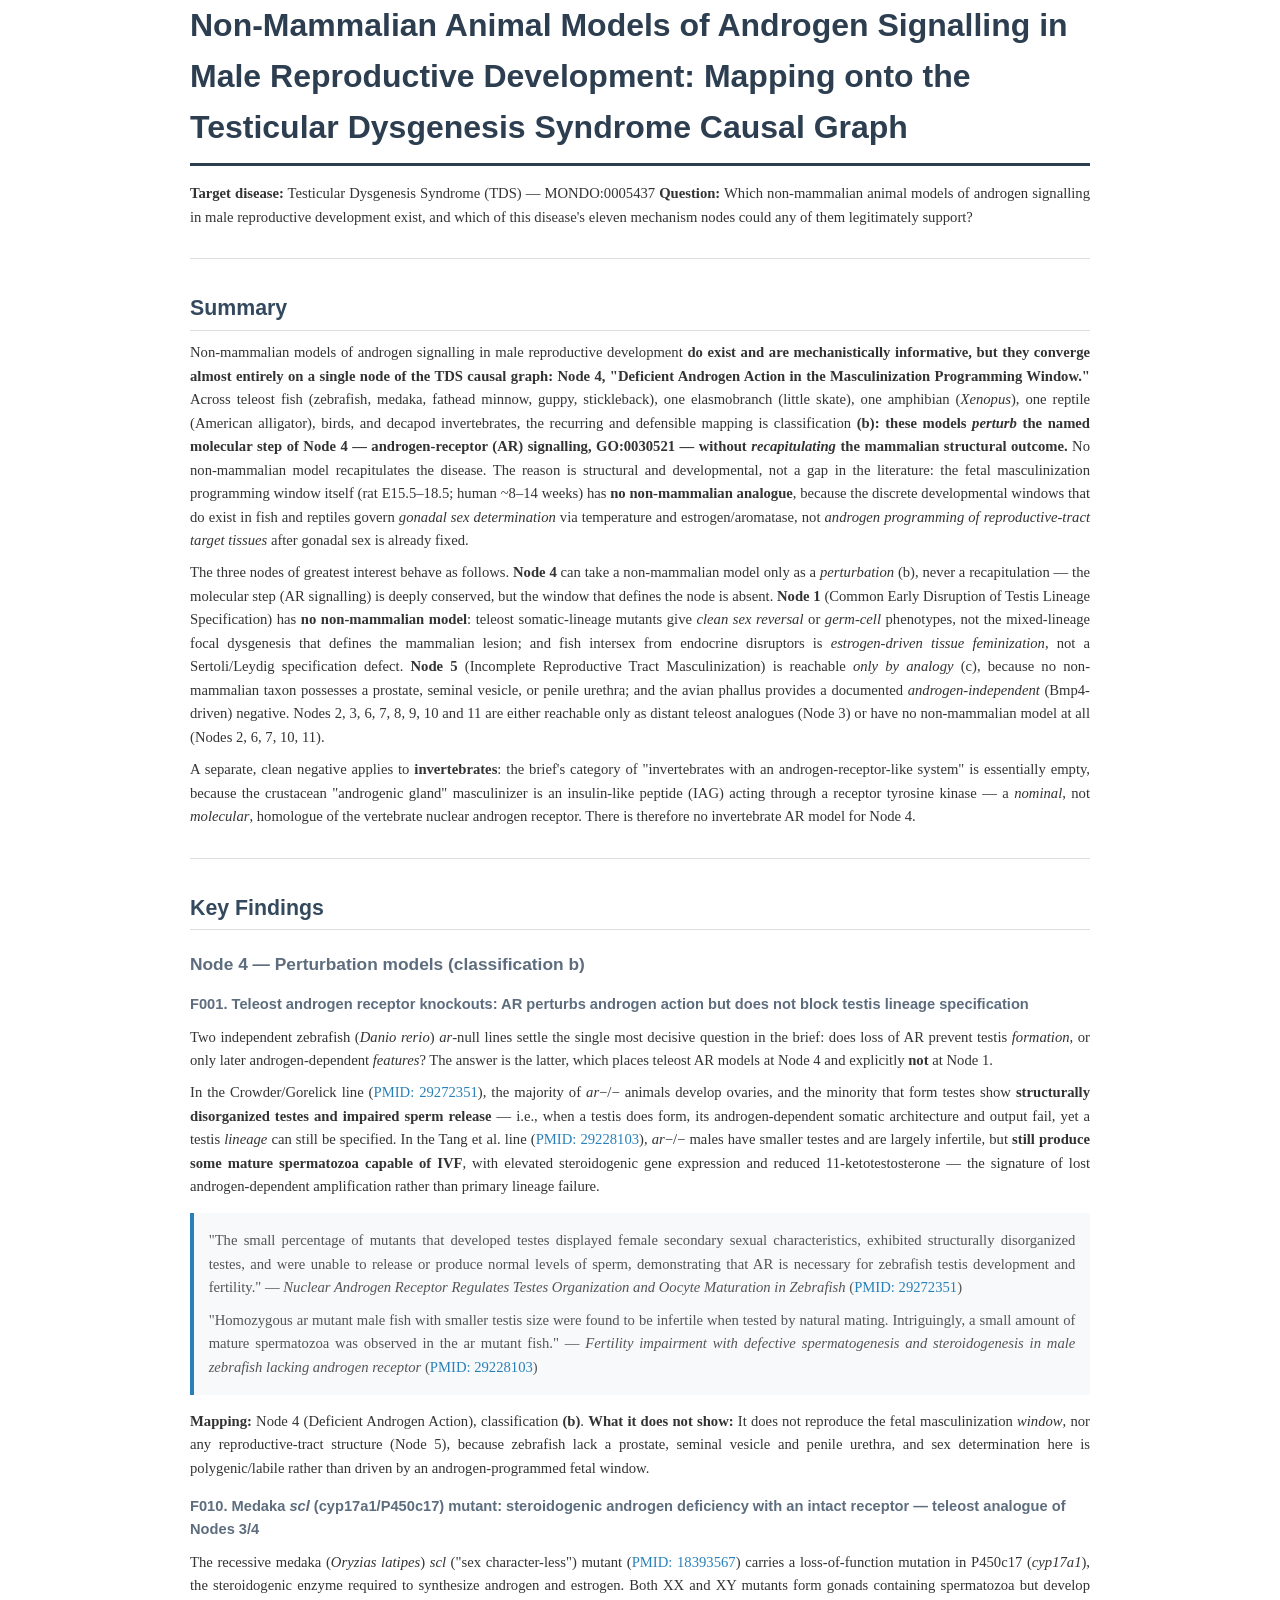
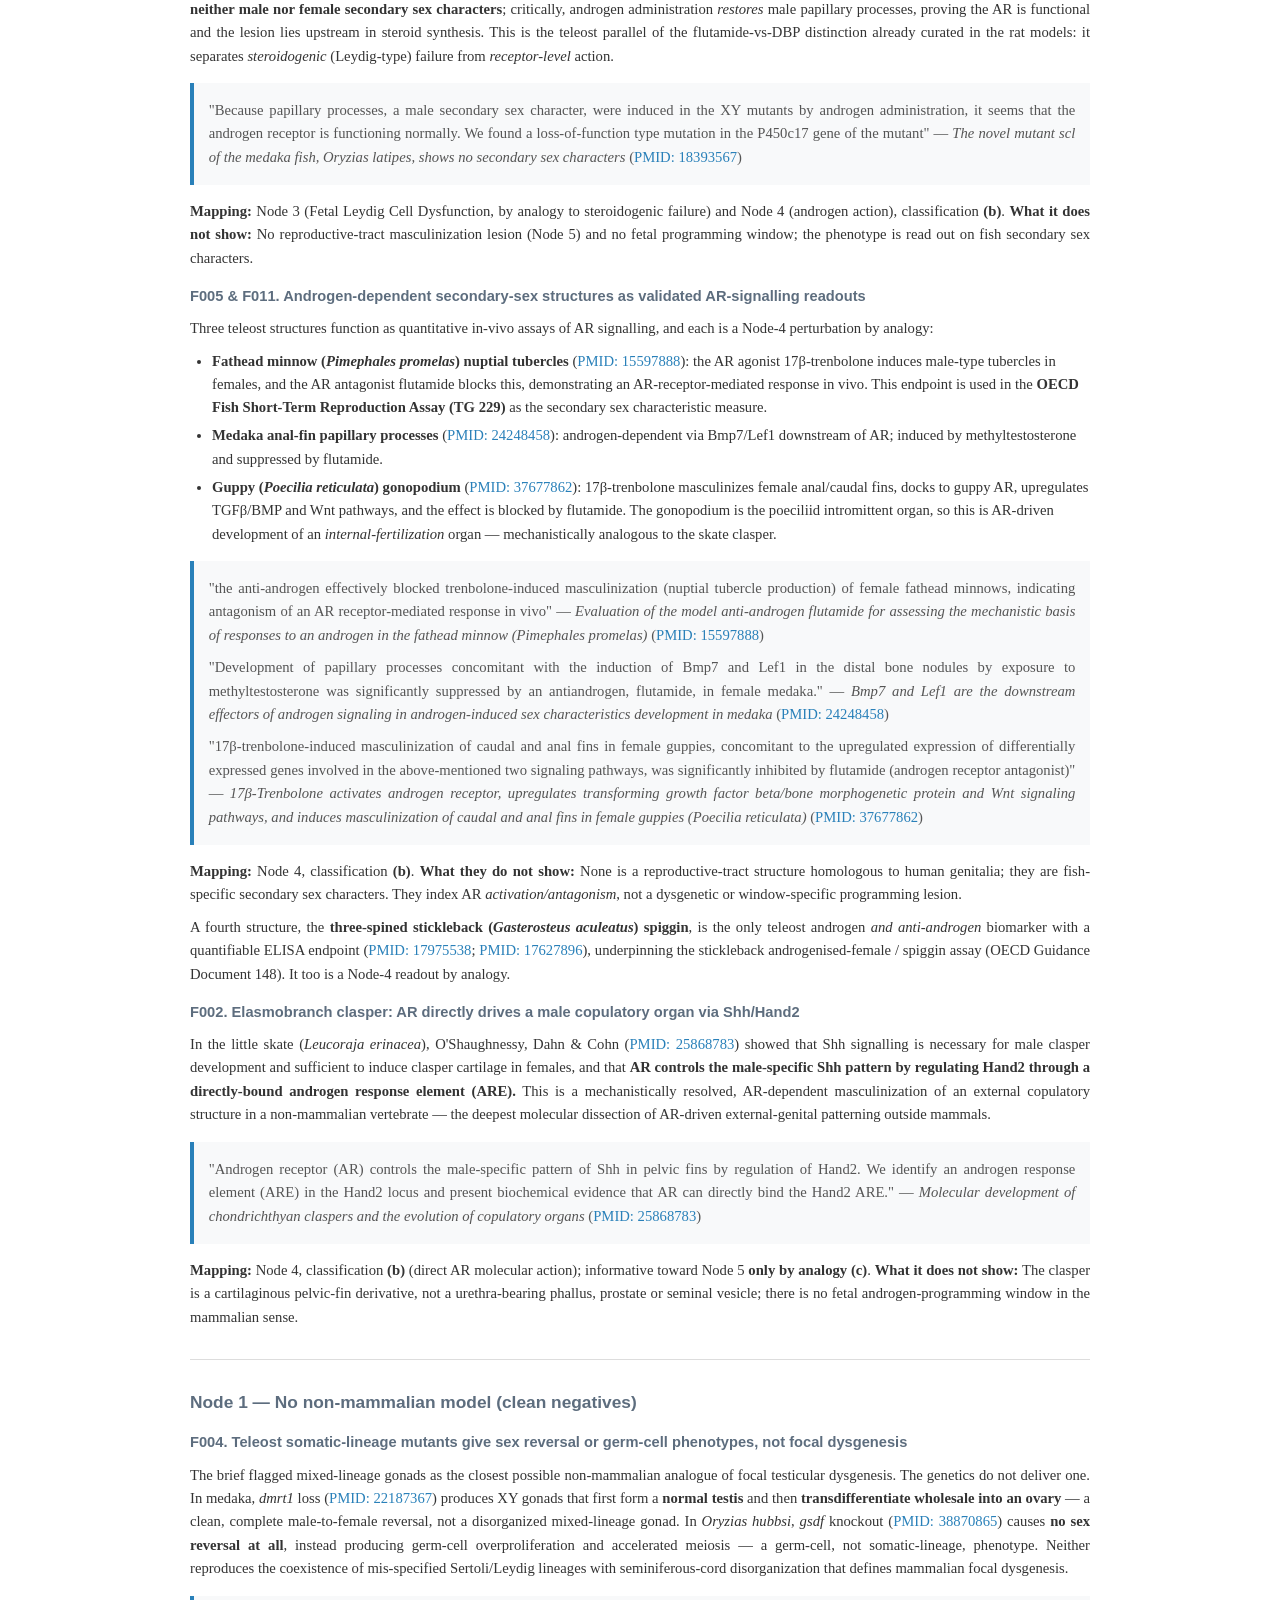
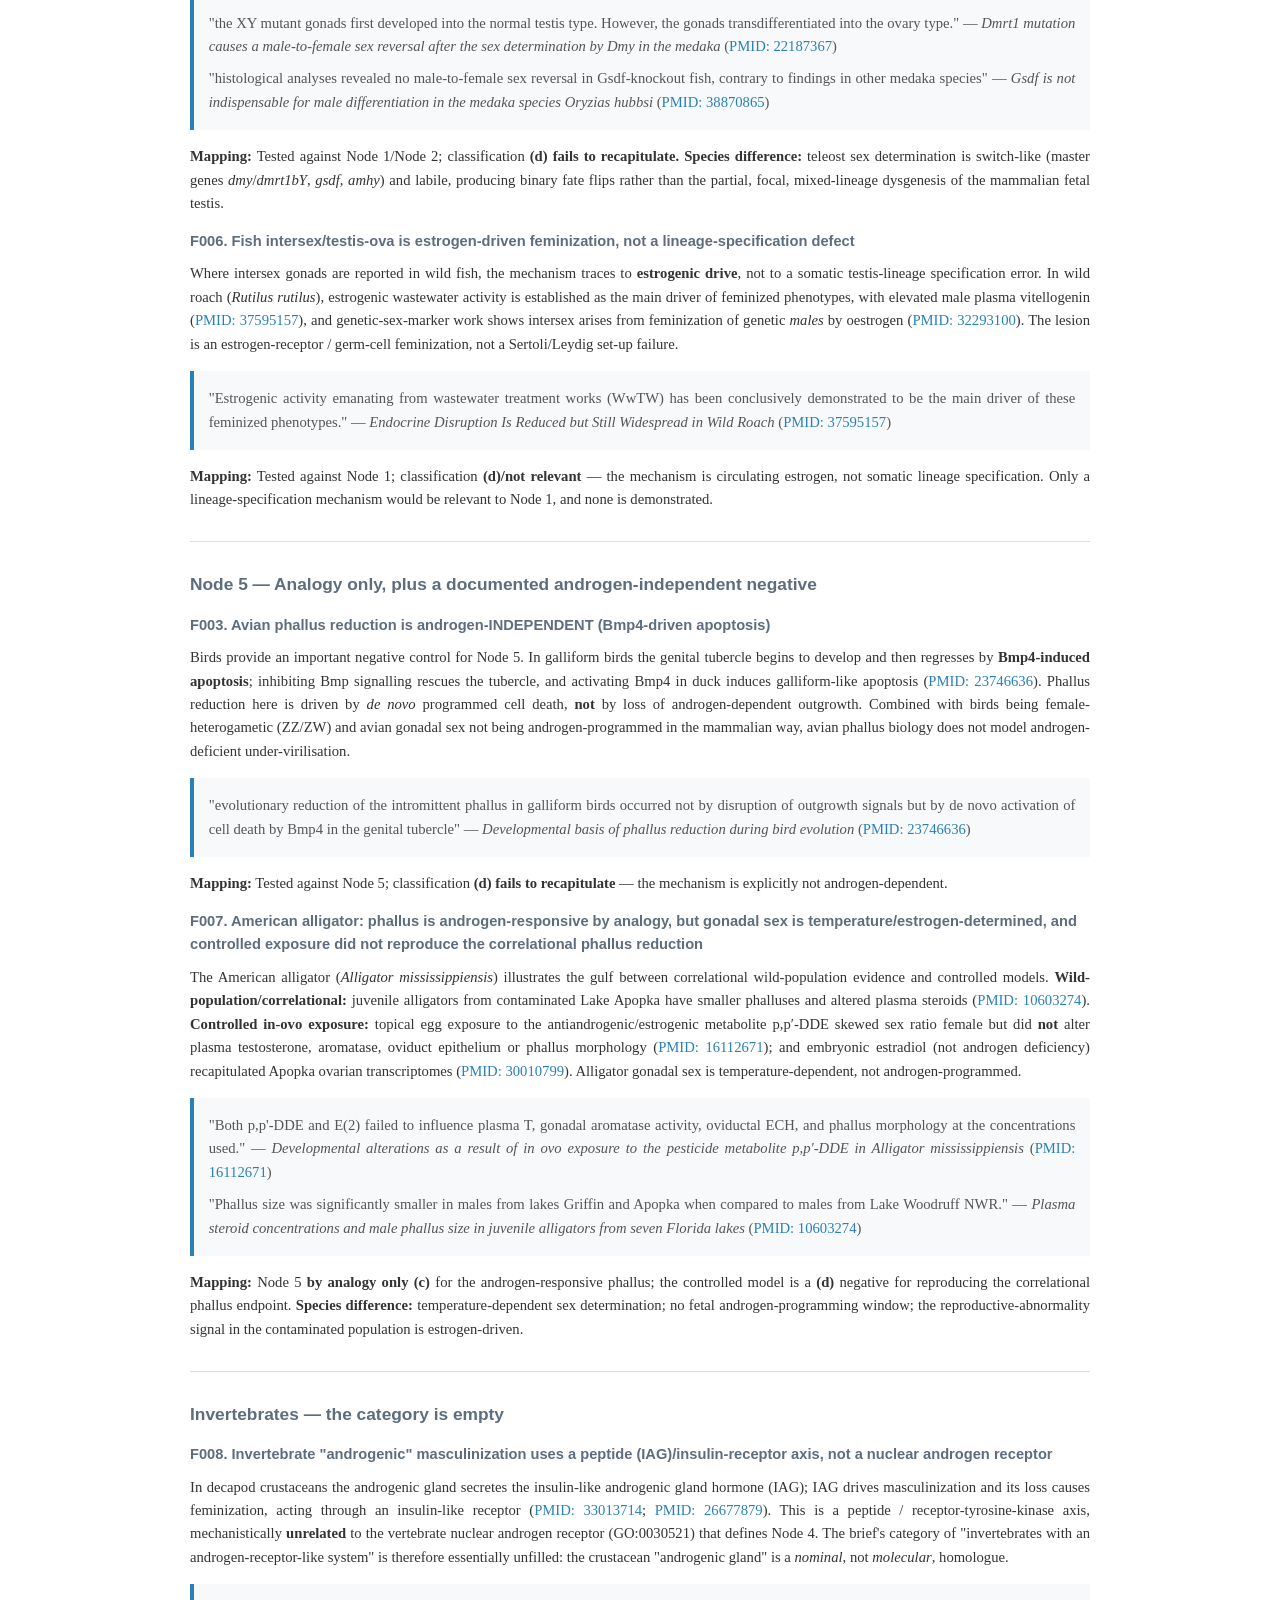
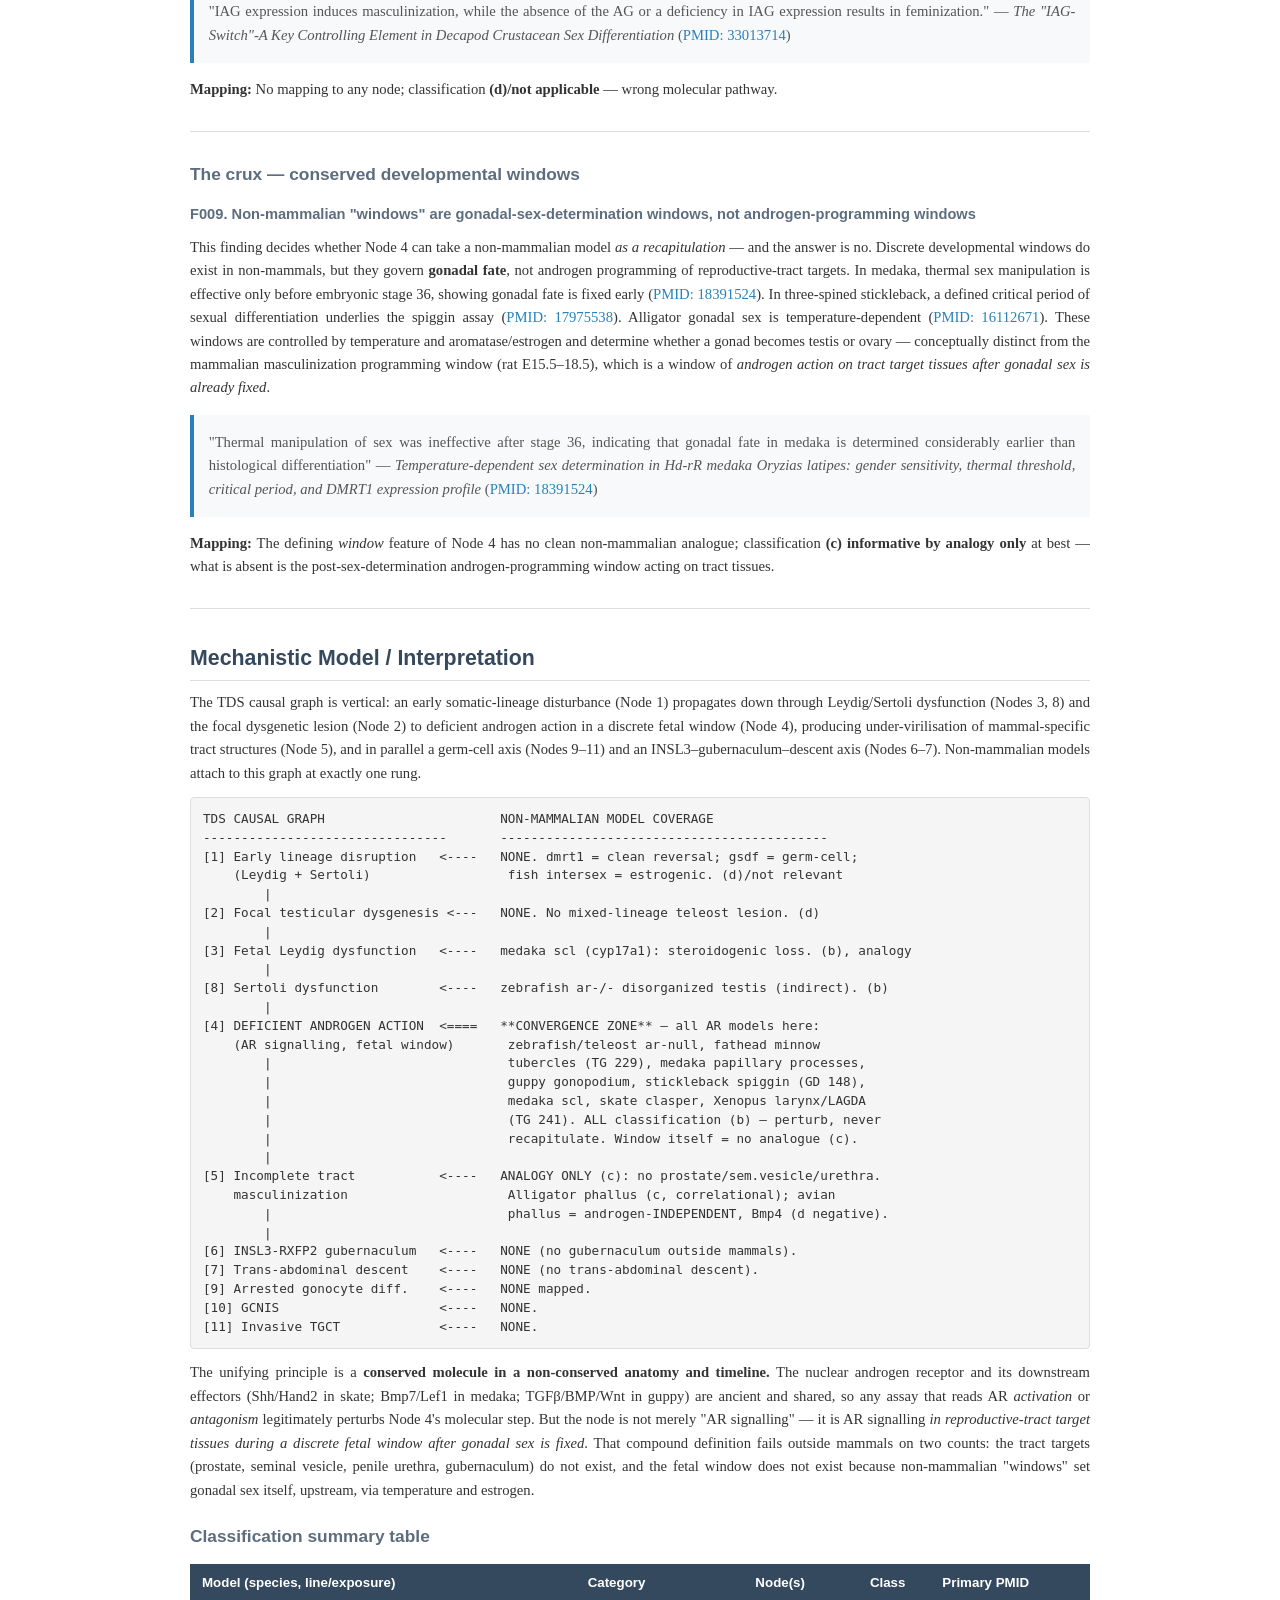
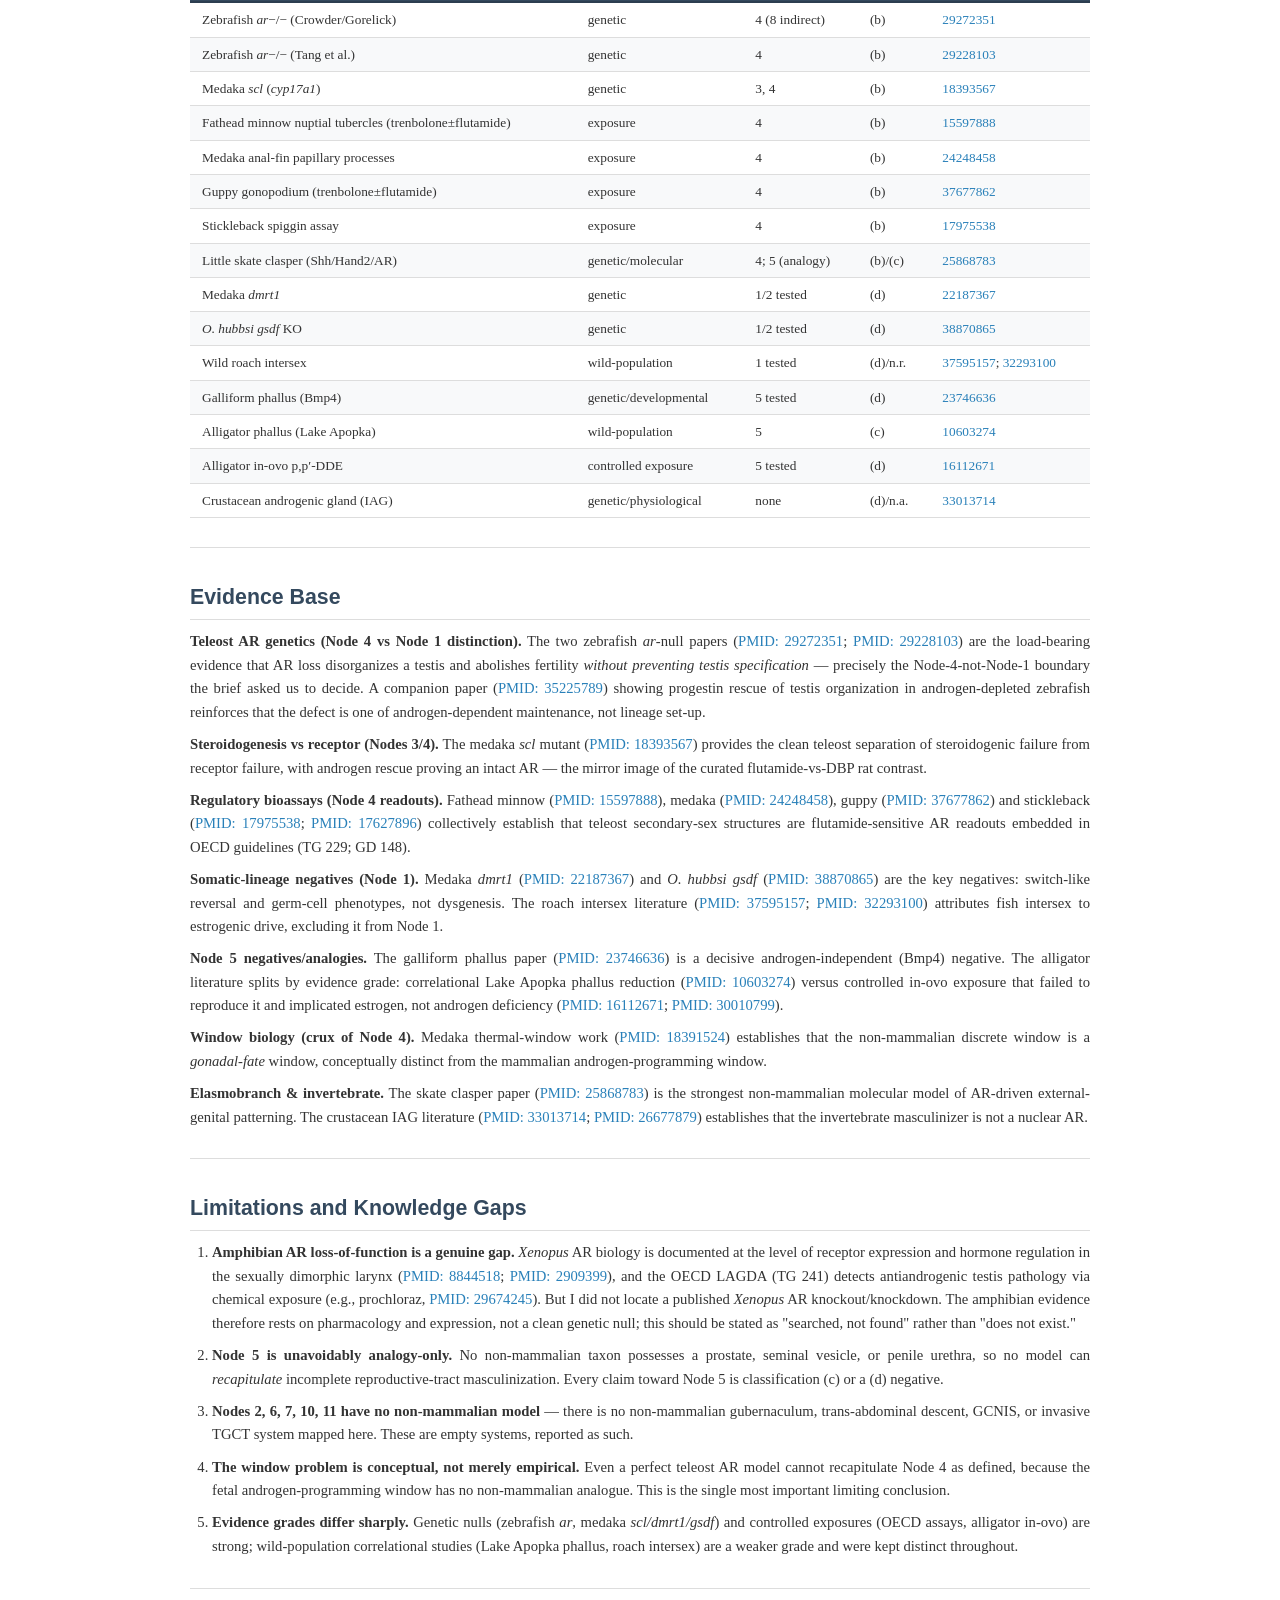
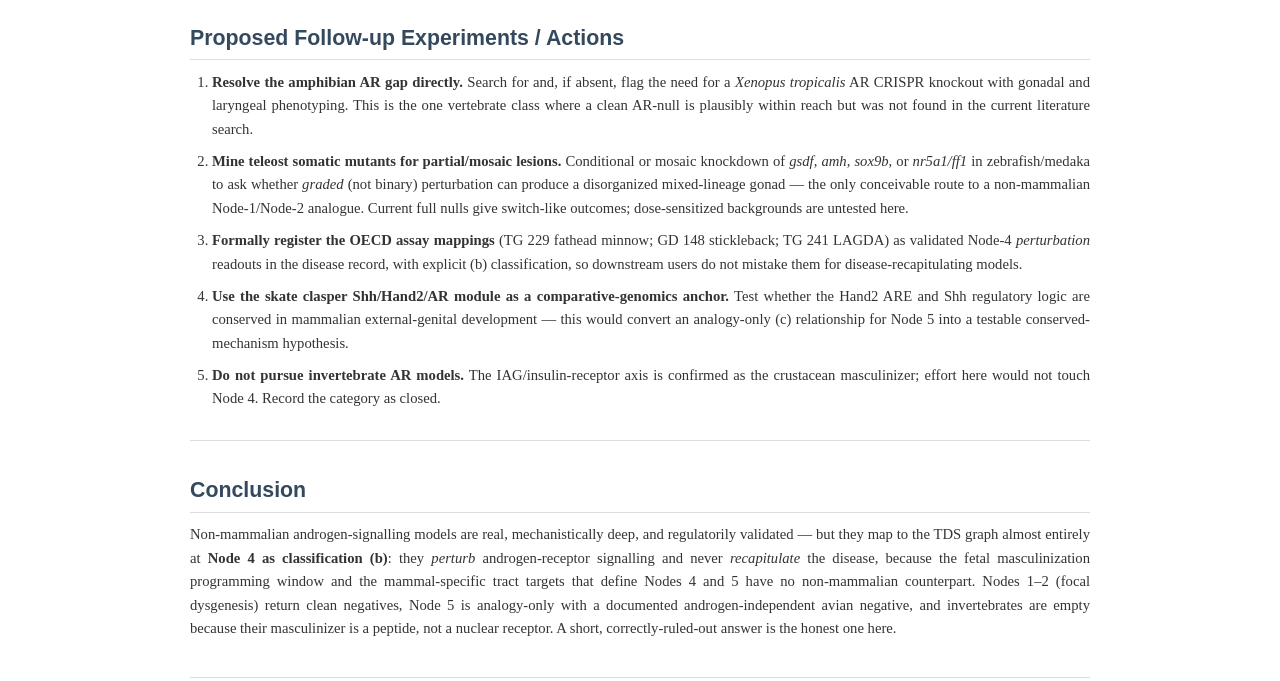
<file: research/Testicular_Dysgenesis_Syndrome-nonmammalian-androgen-models-deep-research-openscientist_artifacts/final_report.html>
<!DOCTYPE html>
<html lang="en">
<head>
  <meta charset="utf-8">
  <title>OpenScientist Report</title>
  <style>
/* OpenScientist Report — print-ready CSS */

/* Page setup */
@page {
  size: letter;
  margin: 2.5cm 2cm 2.5cm 2cm;

  @bottom-center {
    content: counter(page);
    font-family: "Helvetica Neue", Helvetica, Arial, sans-serif;
    font-size: 9pt;
    color: #999;
  }

  @top-right {
    content: "OpenScientist Report";
    font-family: "Helvetica Neue", Helvetica, Arial, sans-serif;
    font-size: 8pt;
    font-style: italic;
    color: #999;
  }
}

/* Title page: no headers/footers */
@page title {
  @top-right { content: none; }
  @bottom-center { content: none; }
}

/* Body */
body {
  font-family: Georgia, "Times New Roman", Times, serif;
  font-size: 11pt;
  line-height: 1.6;
  color: #333;
  max-width: 900px;
  margin: 0 auto;
  padding: 0;
}

.report {
  padding: 0;
}

/* Headings */
h1 {
  font-family: "Helvetica Neue", Helvetica, Arial, sans-serif;
  font-size: 24pt;
  font-weight: 700;
  color: #2c3e50;
  margin-top: 0;
  margin-bottom: 0.5em;
  page: title;
  border-bottom: 3px solid #2c3e50;
  padding-bottom: 0.3em;
}

h2 {
  font-family: "Helvetica Neue", Helvetica, Arial, sans-serif;
  font-size: 16pt;
  font-weight: 600;
  color: #34495e;
  margin-top: 1.5em;
  margin-bottom: 0.5em;
  border-bottom: 1px solid #ddd;
  padding-bottom: 0.2em;
  page-break-after: avoid;
}

h3 {
  font-family: "Helvetica Neue", Helvetica, Arial, sans-serif;
  font-size: 13pt;
  font-weight: 600;
  color: #5d6d7e;
  margin-top: 1.2em;
  margin-bottom: 0.4em;
  page-break-after: avoid;
}

h4 {
  font-family: "Helvetica Neue", Helvetica, Arial, sans-serif;
  font-size: 11pt;
  font-weight: 600;
  color: #5d6d7e;
  margin-top: 1em;
  margin-bottom: 0.3em;
}

/* Paragraphs */
p {
  margin: 0.6em 0;
  text-align: justify;
  orphans: 3;
  widows: 3;
}

/* Links */
a {
  color: #2980b9;
  text-decoration: none;
}

a:hover {
  text-decoration: underline;
}

/* Bold and italic */
strong {
  font-weight: 700;
}

em {
  font-style: italic;
}

/* Lists */
ul, ol {
  margin: 0.5em 0;
  padding-left: 1.5em;
}

li {
  margin-bottom: 0.3em;
}

/* Figures — auto-numbered */
figure {
  margin: 1.5em auto;
  text-align: center;
  page-break-inside: avoid;
  max-width: 100%;
  counter-increment: figure;
}

figure img {
  max-width: 100%;
  height: auto;
  border: 1px solid #ddd;
  border-radius: 4px;
  box-shadow: 0 1px 4px rgba(0, 0, 0, 0.1);
}

figcaption {
  font-family: "Helvetica Neue", Helvetica, Arial, sans-serif;
  font-size: 9.5pt;
  color: #555;
  margin-top: 0.5em;
  font-style: italic;
  text-align: center;
}

figcaption::before {
  content: "Figure " counter(figure) ". ";
  font-weight: 600;
  font-style: normal;
}

/* Tables */
table {
  width: 100%;
  border-collapse: collapse;
  margin: 1em 0;
  font-size: 10pt;
  page-break-inside: avoid;
}

thead th {
  background-color: #34495e;
  color: white;
  font-family: "Helvetica Neue", Helvetica, Arial, sans-serif;
  font-weight: 600;
  padding: 8px 12px;
  text-align: left;
  border-bottom: 2px solid #2c3e50;
}

tbody td {
  padding: 6px 12px;
  border-bottom: 1px solid #ddd;
}

tbody tr:nth-child(even) {
  background-color: #f8f9fa;
}

tbody tr:hover {
  background-color: #eef2f7;
}

/* Code */
code {
  font-family: "DejaVu Sans Mono", "Courier New", monospace;
  font-size: 9.5pt;
  background-color: #f5f5f5;
  padding: 1px 4px;
  border-radius: 3px;
  border: 1px solid #e0e0e0;
}

pre {
  background-color: #f5f5f5;
  border: 1px solid #ddd;
  border-radius: 4px;
  padding: 12px;
  overflow-x: auto;
  font-size: 9pt;
  line-height: 1.4;
  page-break-inside: avoid;
}

pre code {
  background: none;
  border: none;
  padding: 0;
}

/* Blockquotes */
blockquote {
  border-left: 4px solid #2980b9;
  margin: 1em 0;
  padding: 0.5em 1em;
  color: #555;
  background-color: #f8f9fa;
}

/* Horizontal rules */
hr {
  border: none;
  border-top: 1px solid #ddd;
  margin: 2em 0;
}

/* PubMed badges */
.pubmed-badge {
  display: inline-flex;
  align-items: center;
  padding: 1px 6px 1px 4px;
  margin: 0 2px;
  background-color: #e8f4f8;
  border: 1px solid #326599;
  border-radius: 4px;
  text-decoration: none;
  color: #326599;
  font-size: 0.85em;
  font-weight: 500;
  white-space: nowrap;
}

.pubmed-icon {
  width: 14px;
  height: 14px;
  vertical-align: middle;
  margin-right: 3px;
}

/* Attribution footer */
.attribution {
  margin-top: 3em;
  padding-top: 1em;
  border-top: 1px solid #ddd;
  text-align: center;
  font-family: "Helvetica Neue", Helvetica, Arial, sans-serif;
  font-size: 9pt;
  font-style: italic;
  color: #95a5a6;
}

  </style>
</head>
<body>
  <article class="report">
<h1 id="non-mammalian-animal-models-of-androgen-signalling-in-male-reproductive-development-mapping-onto-the-testicular-dysgenesis-syndrome-causal-graph">Non-Mammalian Animal Models of Androgen Signalling in Male Reproductive Development: Mapping onto the Testicular Dysgenesis Syndrome Causal Graph</h1>
<p><strong>Target disease:</strong> Testicular Dysgenesis Syndrome (TDS) — MONDO:0005437
<strong>Question:</strong> Which non-mammalian animal models of androgen signalling in male reproductive development exist, and which of this disease's eleven mechanism nodes could any of them legitimately support?</p>
<hr />
<h2 id="summary">Summary</h2>
<p>Non-mammalian models of androgen signalling in male reproductive development <strong>do exist and are mechanistically informative, but they converge almost entirely on a single node of the TDS causal graph: Node 4, "Deficient Androgen Action in the Masculinization Programming Window."</strong> Across teleost fish (zebrafish, medaka, fathead minnow, guppy, stickleback), one elasmobranch (little skate), one amphibian (<em>Xenopus</em>), one reptile (American alligator), birds, and decapod invertebrates, the recurring and defensible mapping is classification <strong>(b): these models <em>perturb</em> the named molecular step of Node 4 — androgen-receptor (AR) signalling, GO:0030521 — without <em>recapitulating</em> the mammalian structural outcome.</strong> No non-mammalian model recapitulates the disease. The reason is structural and developmental, not a gap in the literature: the fetal masculinization programming window itself (rat E15.5–18.5; human ~8–14 weeks) has <strong>no non-mammalian analogue</strong>, because the discrete developmental windows that do exist in fish and reptiles govern <em>gonadal sex determination</em> via temperature and estrogen/aromatase, not <em>androgen programming of reproductive-tract target tissues</em> after gonadal sex is already fixed.</p>
<p>The three nodes of greatest interest behave as follows. <strong>Node 4</strong> can take a non-mammalian model only as a <em>perturbation</em> (b), never a recapitulation — the molecular step (AR signalling) is deeply conserved, but the window that defines the node is absent. <strong>Node 1</strong> (Common Early Disruption of Testis Lineage Specification) has <strong>no non-mammalian model</strong>: teleost somatic-lineage mutants give <em>clean sex reversal</em> or <em>germ-cell</em> phenotypes, not the mixed-lineage focal dysgenesis that defines the mammalian lesion; and fish intersex from endocrine disruptors is <em>estrogen-driven tissue feminization</em>, not a Sertoli/Leydig specification defect. <strong>Node 5</strong> (Incomplete Reproductive Tract Masculinization) is reachable <em>only by analogy</em> (c), because no non-mammalian taxon possesses a prostate, seminal vesicle, or penile urethra; and the avian phallus provides a documented <em>androgen-independent</em> (Bmp4-driven) negative. Nodes 2, 3, 6, 7, 8, 9, 10 and 11 are either reachable only as distant teleost analogues (Node 3) or have no non-mammalian model at all (Nodes 2, 6, 7, 10, 11).</p>
<p>A separate, clean negative applies to <strong>invertebrates</strong>: the brief's category of "invertebrates with an androgen-receptor-like system" is essentially empty, because the crustacean "androgenic gland" masculinizer is an insulin-like peptide (IAG) acting through a receptor tyrosine kinase — a <em>nominal</em>, not <em>molecular</em>, homologue of the vertebrate nuclear androgen receptor. There is therefore no invertebrate AR model for Node 4.</p>
<hr />
<h2 id="key-findings">Key Findings</h2>
<h3 id="node-4-perturbation-models-classification-b">Node 4 — Perturbation models (classification b)</h3>
<h4 id="f001-teleost-androgen-receptor-knockouts-ar-perturbs-androgen-action-but-does-not-block-testis-lineage-specification">F001. Teleost androgen receptor knockouts: AR perturbs androgen action but does not block testis lineage specification</h4>
<p>Two independent zebrafish (<em>Danio rerio</em>) <em>ar</em>-null lines settle the single most decisive question in the brief: does loss of AR prevent testis <em>formation</em>, or only later androgen-dependent <em>features</em>? The answer is the latter, which places teleost AR models at Node 4 and explicitly <strong>not</strong> at Node 1.</p>
<p>In the Crowder/Gorelick line (<a href="https://pubmed.ncbi.nlm.nih.gov/29272351/">PMID: 29272351</a>), the majority of <em>ar</em>−/− animals develop ovaries, and the minority that form testes show <strong>structurally disorganized testes and impaired sperm release</strong> — i.e., when a testis does form, its androgen-dependent somatic architecture and output fail, yet a testis <em>lineage</em> can still be specified. In the Tang et al. line (<a href="https://pubmed.ncbi.nlm.nih.gov/29228103/">PMID: 29228103</a>), <em>ar</em>−/− males have smaller testes and are largely infertile, but <strong>still produce some mature spermatozoa capable of IVF</strong>, with elevated steroidogenic gene expression and reduced 11-ketotestosterone — the signature of lost androgen-dependent amplification rather than primary lineage failure.</p>
<blockquote>
<p>"The small percentage of mutants that developed testes displayed female secondary sexual characteristics, exhibited structurally disorganized testes, and were unable to release or produce normal levels of sperm, demonstrating that AR is necessary for zebrafish testis development and fertility." — <em>Nuclear Androgen Receptor Regulates Testes Organization and Oocyte Maturation in Zebrafish</em> (<a href="https://pubmed.ncbi.nlm.nih.gov/29272351/">PMID: 29272351</a>)</p>
<p>"Homozygous ar mutant male fish with smaller testis size were found to be infertile when tested by natural mating. Intriguingly, a small amount of mature spermatozoa was observed in the ar mutant fish." — <em>Fertility impairment with defective spermatogenesis and steroidogenesis in male zebrafish lacking androgen receptor</em> (<a href="https://pubmed.ncbi.nlm.nih.gov/29228103/">PMID: 29228103</a>)</p>
</blockquote>
<p><strong>Mapping:</strong> Node 4 (Deficient Androgen Action), classification <strong>(b)</strong>. <strong>What it does not show:</strong> It does not reproduce the fetal masculinization <em>window</em>, nor any reproductive-tract structure (Node 5), because zebrafish lack a prostate, seminal vesicle and penile urethra, and sex determination here is polygenic/labile rather than driven by an androgen-programmed fetal window.</p>
<h4 id="f010-medaka-scl-cyp17a1p450c17-mutant-steroidogenic-androgen-deficiency-with-an-intact-receptor-teleost-analogue-of-nodes-34">F010. Medaka <em>scl</em> (cyp17a1/P450c17) mutant: steroidogenic androgen deficiency with an intact receptor — teleost analogue of Nodes 3/4</h4>
<p>The recessive medaka (<em>Oryzias latipes</em>) <em>scl</em> ("sex character-less") mutant (<a href="https://pubmed.ncbi.nlm.nih.gov/18393567/">PMID: 18393567</a>) carries a loss-of-function mutation in P450c17 (<em>cyp17a1</em>), the steroidogenic enzyme required to synthesize androgen and estrogen. Both XX and XY mutants form gonads containing spermatozoa but develop <strong>neither male nor female secondary sex characters</strong>; critically, androgen administration <em>restores</em> male papillary processes, proving the AR is functional and the lesion lies upstream in steroid synthesis. This is the teleost parallel of the flutamide-vs-DBP distinction already curated in the rat models: it separates <em>steroidogenic</em> (Leydig-type) failure from <em>receptor-level</em> action.</p>
<blockquote>
<p>"Because papillary processes, a male secondary sex character, were induced in the XY mutants by androgen administration, it seems that the androgen receptor is functioning normally. We found a loss-of-function type mutation in the P450c17 gene of the mutant" — <em>The novel mutant scl of the medaka fish, Oryzias latipes, shows no secondary sex characters</em> (<a href="https://pubmed.ncbi.nlm.nih.gov/18393567/">PMID: 18393567</a>)</p>
</blockquote>
<p><strong>Mapping:</strong> Node 3 (Fetal Leydig Cell Dysfunction, by analogy to steroidogenic failure) and Node 4 (androgen action), classification <strong>(b)</strong>. <strong>What it does not show:</strong> No reproductive-tract masculinization lesion (Node 5) and no fetal programming window; the phenotype is read out on fish secondary sex characters.</p>
<h4 id="f005-f011-androgen-dependent-secondary-sex-structures-as-validated-ar-signalling-readouts">F005 &amp; F011. Androgen-dependent secondary-sex structures as validated AR-signalling readouts</h4>
<p>Three teleost structures function as quantitative in-vivo assays of AR signalling, and each is a Node-4 perturbation by analogy:</p>
<ul>
<li><strong>Fathead minnow (<em>Pimephales promelas</em>) nuptial tubercles</strong> (<a href="https://pubmed.ncbi.nlm.nih.gov/15597888/">PMID: 15597888</a>): the AR agonist 17β-trenbolone induces male-type tubercles in females, and the AR antagonist flutamide blocks this, demonstrating an AR-receptor-mediated response in vivo. This endpoint is used in the <strong>OECD Fish Short-Term Reproduction Assay (TG 229)</strong> as the secondary sex characteristic measure.</li>
<li><strong>Medaka anal-fin papillary processes</strong> (<a href="https://pubmed.ncbi.nlm.nih.gov/24248458/">PMID: 24248458</a>): androgen-dependent via Bmp7/Lef1 downstream of AR; induced by methyltestosterone and suppressed by flutamide.</li>
<li><strong>Guppy (<em>Poecilia reticulata</em>) gonopodium</strong> (<a href="https://pubmed.ncbi.nlm.nih.gov/37677862/">PMID: 37677862</a>): 17β-trenbolone masculinizes female anal/caudal fins, docks to guppy AR, upregulates TGFβ/BMP and Wnt pathways, and the effect is blocked by flutamide. The gonopodium is the poeciliid intromittent organ, so this is AR-driven development of an <em>internal-fertilization</em> organ — mechanistically analogous to the skate clasper.</li>
</ul>
<blockquote>
<p>"the anti-androgen effectively blocked trenbolone-induced masculinization (nuptial tubercle production) of female fathead minnows, indicating antagonism of an AR receptor-mediated response in vivo" — <em>Evaluation of the model anti-androgen flutamide for assessing the mechanistic basis of responses to an androgen in the fathead minnow (Pimephales promelas)</em> (<a href="https://pubmed.ncbi.nlm.nih.gov/15597888/">PMID: 15597888</a>)</p>
<p>"Development of papillary processes concomitant with the induction of Bmp7 and Lef1 in the distal bone nodules by exposure to methyltestosterone was significantly suppressed by an antiandrogen, flutamide, in female medaka." — <em>Bmp7 and Lef1 are the downstream effectors of androgen signaling in androgen-induced sex characteristics development in medaka</em> (<a href="https://pubmed.ncbi.nlm.nih.gov/24248458/">PMID: 24248458</a>)</p>
<p>"17β-trenbolone-induced masculinization of caudal and anal fins in female guppies, concomitant to the upregulated expression of differentially expressed genes involved in the above-mentioned two signaling pathways, was significantly inhibited by flutamide (androgen receptor antagonist)" — <em>17β-Trenbolone activates androgen receptor, upregulates transforming growth factor beta/bone morphogenetic protein and Wnt signaling pathways, and induces masculinization of caudal and anal fins in female guppies (Poecilia reticulata)</em> (<a href="https://pubmed.ncbi.nlm.nih.gov/37677862/">PMID: 37677862</a>)</p>
</blockquote>
<p><strong>Mapping:</strong> Node 4, classification <strong>(b)</strong>. <strong>What they do not show:</strong> None is a reproductive-tract structure homologous to human genitalia; they are fish-specific secondary sex characters. They index AR <em>activation/antagonism</em>, not a dysgenetic or window-specific programming lesion.</p>
<p>A fourth structure, the <strong>three-spined stickleback (<em>Gasterosteus aculeatus</em>) spiggin</strong>, is the only teleost androgen <em>and anti-androgen</em> biomarker with a quantifiable ELISA endpoint (<a href="https://pubmed.ncbi.nlm.nih.gov/17975538/">PMID: 17975538</a>; <a href="https://pubmed.ncbi.nlm.nih.gov/17627896/">PMID: 17627896</a>), underpinning the stickleback androgenised-female / spiggin assay (OECD Guidance Document 148). It too is a Node-4 readout by analogy.</p>
<h4 id="f002-elasmobranch-clasper-ar-directly-drives-a-male-copulatory-organ-via-shhhand2">F002. Elasmobranch clasper: AR directly drives a male copulatory organ via Shh/Hand2</h4>
<p>In the little skate (<em>Leucoraja erinacea</em>), O'Shaughnessy, Dahn &amp; Cohn (<a href="https://pubmed.ncbi.nlm.nih.gov/25868783/">PMID: 25868783</a>) showed that Shh signalling is necessary for male clasper development and sufficient to induce clasper cartilage in females, and that <strong>AR controls the male-specific Shh pattern by regulating Hand2 through a directly-bound androgen response element (ARE).</strong> This is a mechanistically resolved, AR-dependent masculinization of an external copulatory structure in a non-mammalian vertebrate — the deepest molecular dissection of AR-driven external-genital patterning outside mammals.</p>
<blockquote>
<p>"Androgen receptor (AR) controls the male-specific pattern of Shh in pelvic fins by regulation of Hand2. We identify an androgen response element (ARE) in the Hand2 locus and present biochemical evidence that AR can directly bind the Hand2 ARE." — <em>Molecular development of chondrichthyan claspers and the evolution of copulatory organs</em> (<a href="https://pubmed.ncbi.nlm.nih.gov/25868783/">PMID: 25868783</a>)</p>
</blockquote>
<p><strong>Mapping:</strong> Node 4, classification <strong>(b)</strong> (direct AR molecular action); informative toward Node 5 <strong>only by analogy (c)</strong>. <strong>What it does not show:</strong> The clasper is a cartilaginous pelvic-fin derivative, not a urethra-bearing phallus, prostate or seminal vesicle; there is no fetal androgen-programming window in the mammalian sense.</p>
<hr />
<h3 id="node-1-no-non-mammalian-model-clean-negatives">Node 1 — No non-mammalian model (clean negatives)</h3>
<h4 id="f004-teleost-somatic-lineage-mutants-give-sex-reversal-or-germ-cell-phenotypes-not-focal-dysgenesis">F004. Teleost somatic-lineage mutants give sex reversal or germ-cell phenotypes, not focal dysgenesis</h4>
<p>The brief flagged mixed-lineage gonads as the closest possible non-mammalian analogue of focal testicular dysgenesis. The genetics do not deliver one. In medaka, <em>dmrt1</em> loss (<a href="https://pubmed.ncbi.nlm.nih.gov/22187367/">PMID: 22187367</a>) produces XY gonads that first form a <strong>normal testis</strong> and then <strong>transdifferentiate wholesale into an ovary</strong> — a clean, complete male-to-female reversal, not a disorganized mixed-lineage gonad. In <em>Oryzias hubbsi</em>, <em>gsdf</em> knockout (<a href="https://pubmed.ncbi.nlm.nih.gov/38870865/">PMID: 38870865</a>) causes <strong>no sex reversal at all</strong>, instead producing germ-cell overproliferation and accelerated meiosis — a germ-cell, not somatic-lineage, phenotype. Neither reproduces the coexistence of mis-specified Sertoli/Leydig lineages with seminiferous-cord disorganization that defines mammalian focal dysgenesis.</p>
<blockquote>
<p>"the XY mutant gonads first developed into the normal testis type. However, the gonads transdifferentiated into the ovary type." — <em>Dmrt1 mutation causes a male-to-female sex reversal after the sex determination by Dmy in the medaka</em> (<a href="https://pubmed.ncbi.nlm.nih.gov/22187367/">PMID: 22187367</a>)</p>
<p>"histological analyses revealed no male-to-female sex reversal in Gsdf-knockout fish, contrary to findings in other medaka species" — <em>Gsdf is not indispensable for male differentiation in the medaka species Oryzias hubbsi</em> (<a href="https://pubmed.ncbi.nlm.nih.gov/38870865/">PMID: 38870865</a>)</p>
</blockquote>
<p><strong>Mapping:</strong> Tested against Node 1/Node 2; classification <strong>(d) fails to recapitulate.</strong> <strong>Species difference:</strong> teleost sex determination is switch-like (master genes <em>dmy</em>/<em>dmrt1bY</em>, <em>gsdf</em>, <em>amhy</em>) and labile, producing binary fate flips rather than the partial, focal, mixed-lineage dysgenesis of the mammalian fetal testis.</p>
<h4 id="f006-fish-intersextestis-ova-is-estrogen-driven-feminization-not-a-lineage-specification-defect">F006. Fish intersex/testis-ova is estrogen-driven feminization, not a lineage-specification defect</h4>
<p>Where intersex gonads are reported in wild fish, the mechanism traces to <strong>estrogenic drive</strong>, not to a somatic testis-lineage specification error. In wild roach (<em>Rutilus rutilus</em>), estrogenic wastewater activity is established as the main driver of feminized phenotypes, with elevated male plasma vitellogenin (<a href="https://pubmed.ncbi.nlm.nih.gov/37595157/">PMID: 37595157</a>), and genetic-sex-marker work shows intersex arises from feminization of genetic <em>males</em> by oestrogen (<a href="https://pubmed.ncbi.nlm.nih.gov/32293100/">PMID: 32293100</a>). The lesion is an estrogen-receptor / germ-cell feminization, not a Sertoli/Leydig set-up failure.</p>
<blockquote>
<p>"Estrogenic activity emanating from wastewater treatment works (WwTW) has been conclusively demonstrated to be the main driver of these feminized phenotypes." — <em>Endocrine Disruption Is Reduced but Still Widespread in Wild Roach</em> (<a href="https://pubmed.ncbi.nlm.nih.gov/37595157/">PMID: 37595157</a>)</p>
</blockquote>
<p><strong>Mapping:</strong> Tested against Node 1; classification <strong>(d)/not relevant</strong> — the mechanism is circulating estrogen, not somatic lineage specification. Only a lineage-specification mechanism would be relevant to Node 1, and none is demonstrated.</p>
<hr />
<h3 id="node-5-analogy-only-plus-a-documented-androgen-independent-negative">Node 5 — Analogy only, plus a documented androgen-independent negative</h3>
<h4 id="f003-avian-phallus-reduction-is-androgen-independent-bmp4-driven-apoptosis">F003. Avian phallus reduction is androgen-INDEPENDENT (Bmp4-driven apoptosis)</h4>
<p>Birds provide an important negative control for Node 5. In galliform birds the genital tubercle begins to develop and then regresses by <strong>Bmp4-induced apoptosis</strong>; inhibiting Bmp signalling rescues the tubercle, and activating Bmp4 in duck induces galliform-like apoptosis (<a href="https://pubmed.ncbi.nlm.nih.gov/23746636/">PMID: 23746636</a>). Phallus reduction here is driven by <em>de novo</em> programmed cell death, <strong>not</strong> by loss of androgen-dependent outgrowth. Combined with birds being female-heterogametic (ZZ/ZW) and avian gonadal sex not being androgen-programmed in the mammalian way, avian phallus biology does not model androgen-deficient under-virilisation.</p>
<blockquote>
<p>"evolutionary reduction of the intromittent phallus in galliform birds occurred not by disruption of outgrowth signals but by de novo activation of cell death by Bmp4 in the genital tubercle" — <em>Developmental basis of phallus reduction during bird evolution</em> (<a href="https://pubmed.ncbi.nlm.nih.gov/23746636/">PMID: 23746636</a>)</p>
</blockquote>
<p><strong>Mapping:</strong> Tested against Node 5; classification <strong>(d) fails to recapitulate</strong> — the mechanism is explicitly not androgen-dependent.</p>
<h4 id="f007-american-alligator-phallus-is-androgen-responsive-by-analogy-but-gonadal-sex-is-temperatureestrogen-determined-and-controlled-exposure-did-not-reproduce-the-correlational-phallus-reduction">F007. American alligator: phallus is androgen-responsive by analogy, but gonadal sex is temperature/estrogen-determined, and controlled exposure did not reproduce the correlational phallus reduction</h4>
<p>The American alligator (<em>Alligator mississippiensis</em>) illustrates the gulf between correlational wild-population evidence and controlled models. <strong>Wild-population/correlational:</strong> juvenile alligators from contaminated Lake Apopka have smaller phalluses and altered plasma steroids (<a href="https://pubmed.ncbi.nlm.nih.gov/10603274/">PMID: 10603274</a>). <strong>Controlled in-ovo exposure:</strong> topical egg exposure to the antiandrogenic/estrogenic metabolite p,p′-DDE skewed sex ratio female but did <strong>not</strong> alter plasma testosterone, aromatase, oviduct epithelium or phallus morphology (<a href="https://pubmed.ncbi.nlm.nih.gov/16112671/">PMID: 16112671</a>); and embryonic estradiol (not androgen deficiency) recapitulated Apopka ovarian transcriptomes (<a href="https://pubmed.ncbi.nlm.nih.gov/30010799/">PMID: 30010799</a>). Alligator gonadal sex is temperature-dependent, not androgen-programmed.</p>
<blockquote>
<p>"Both p,p'-DDE and E(2) failed to influence plasma T, gonadal aromatase activity, oviductal ECH, and phallus morphology at the concentrations used." — <em>Developmental alterations as a result of in ovo exposure to the pesticide metabolite p,p'-DDE in Alligator mississippiensis</em> (<a href="https://pubmed.ncbi.nlm.nih.gov/16112671/">PMID: 16112671</a>)</p>
<p>"Phallus size was significantly smaller in males from lakes Griffin and Apopka when compared to males from Lake Woodruff NWR." — <em>Plasma steroid concentrations and male phallus size in juvenile alligators from seven Florida lakes</em> (<a href="https://pubmed.ncbi.nlm.nih.gov/10603274/">PMID: 10603274</a>)</p>
</blockquote>
<p><strong>Mapping:</strong> Node 5 <strong>by analogy only (c)</strong> for the androgen-responsive phallus; the controlled model is a <strong>(d)</strong> negative for reproducing the correlational phallus endpoint. <strong>Species difference:</strong> temperature-dependent sex determination; no fetal androgen-programming window; the reproductive-abnormality signal in the contaminated population is estrogen-driven.</p>
<hr />
<h3 id="invertebrates-the-category-is-empty">Invertebrates — the category is empty</h3>
<h4 id="f008-invertebrate-androgenic-masculinization-uses-a-peptide-iaginsulin-receptor-axis-not-a-nuclear-androgen-receptor">F008. Invertebrate "androgenic" masculinization uses a peptide (IAG)/insulin-receptor axis, not a nuclear androgen receptor</h4>
<p>In decapod crustaceans the androgenic gland secretes the insulin-like androgenic gland hormone (IAG); IAG drives masculinization and its loss causes feminization, acting through an insulin-like receptor (<a href="https://pubmed.ncbi.nlm.nih.gov/33013714/">PMID: 33013714</a>; <a href="https://pubmed.ncbi.nlm.nih.gov/26677879/">PMID: 26677879</a>). This is a peptide / receptor-tyrosine-kinase axis, mechanistically <strong>unrelated</strong> to the vertebrate nuclear androgen receptor (GO:0030521) that defines Node 4. The brief's category of "invertebrates with an androgen-receptor-like system" is therefore essentially unfilled: the crustacean "androgenic gland" is a <em>nominal</em>, not <em>molecular</em>, homologue.</p>
<blockquote>
<p>"IAG expression induces masculinization, while the absence of the AG or a deficiency in IAG expression results in feminization." — <em>The "IAG-Switch"-A Key Controlling Element in Decapod Crustacean Sex Differentiation</em> (<a href="https://pubmed.ncbi.nlm.nih.gov/33013714/">PMID: 33013714</a>)</p>
</blockquote>
<p><strong>Mapping:</strong> No mapping to any node; classification <strong>(d)/not applicable</strong> — wrong molecular pathway.</p>
<hr />
<h3 id="the-crux-conserved-developmental-windows">The crux — conserved developmental windows</h3>
<h4 id="f009-non-mammalian-windows-are-gonadal-sex-determination-windows-not-androgen-programming-windows">F009. Non-mammalian "windows" are gonadal-sex-determination windows, not androgen-programming windows</h4>
<p>This finding decides whether Node 4 can take a non-mammalian model <em>as a recapitulation</em> — and the answer is no. Discrete developmental windows do exist in non-mammals, but they govern <strong>gonadal fate</strong>, not androgen programming of reproductive-tract targets. In medaka, thermal sex manipulation is effective only before embryonic stage 36, showing gonadal fate is fixed early (<a href="https://pubmed.ncbi.nlm.nih.gov/18391524/">PMID: 18391524</a>). In three-spined stickleback, a defined critical period of sexual differentiation underlies the spiggin assay (<a href="https://pubmed.ncbi.nlm.nih.gov/17975538/">PMID: 17975538</a>). Alligator gonadal sex is temperature-dependent (<a href="https://pubmed.ncbi.nlm.nih.gov/16112671/">PMID: 16112671</a>). These windows are controlled by temperature and aromatase/estrogen and determine whether a gonad becomes testis or ovary — conceptually distinct from the mammalian masculinization programming window (rat E15.5–18.5), which is a window of <em>androgen action on tract target tissues after gonadal sex is already fixed</em>.</p>
<blockquote>
<p>"Thermal manipulation of sex was ineffective after stage 36, indicating that gonadal fate in medaka is determined considerably earlier than histological differentiation" — <em>Temperature-dependent sex determination in Hd-rR medaka Oryzias latipes: gender sensitivity, thermal threshold, critical period, and DMRT1 expression profile</em> (<a href="https://pubmed.ncbi.nlm.nih.gov/18391524/">PMID: 18391524</a>)</p>
</blockquote>
<p><strong>Mapping:</strong> The defining <em>window</em> feature of Node 4 has no clean non-mammalian analogue; classification <strong>(c) informative by analogy only</strong> at best — what is absent is the post-sex-determination androgen-programming window acting on tract tissues.</p>
<hr />
<h2 id="mechanistic-model-interpretation">Mechanistic Model / Interpretation</h2>
<p>The TDS causal graph is vertical: an early somatic-lineage disturbance (Node 1) propagates down through Leydig/Sertoli dysfunction (Nodes 3, 8) and the focal dysgenetic lesion (Node 2) to deficient androgen action in a discrete fetal window (Node 4), producing under-virilisation of mammal-specific tract structures (Node 5), and in parallel a germ-cell axis (Nodes 9–11) and an INSL3–gubernaculum–descent axis (Nodes 6–7). Non-mammalian models attach to this graph at exactly one rung.</p>
<pre><code>TDS CAUSAL GRAPH                       NON-MAMMALIAN MODEL COVERAGE
--------------------------------       -------------------------------------------
[1] Early lineage disruption   &lt;----   NONE. dmrt1 = clean reversal; gsdf = germ-cell;
    (Leydig + Sertoli)                  fish intersex = estrogenic. (d)/not relevant
        |
[2] Focal testicular dysgenesis &lt;---   NONE. No mixed-lineage teleost lesion. (d)
        |
[3] Fetal Leydig dysfunction   &lt;----   medaka scl (cyp17a1): steroidogenic loss. (b), analogy
        |
[8] Sertoli dysfunction        &lt;----   zebrafish ar-/- disorganized testis (indirect). (b)
        |
[4] DEFICIENT ANDROGEN ACTION  &lt;====   **CONVERGENCE ZONE** — all AR models here:
    (AR signalling, fetal window)       zebrafish/teleost ar-null, fathead minnow
        |                               tubercles (TG 229), medaka papillary processes,
        |                               guppy gonopodium, stickleback spiggin (GD 148),
        |                               medaka scl, skate clasper, Xenopus larynx/LAGDA
        |                               (TG 241). ALL classification (b) — perturb, never
        |                               recapitulate. Window itself = no analogue (c).
        |
[5] Incomplete tract           &lt;----   ANALOGY ONLY (c): no prostate/sem.vesicle/urethra.
    masculinization                     Alligator phallus (c, correlational); avian
        |                               phallus = androgen-INDEPENDENT, Bmp4 (d negative).
        |
[6] INSL3-RXFP2 gubernaculum   &lt;----   NONE (no gubernaculum outside mammals).
[7] Trans-abdominal descent    &lt;----   NONE (no trans-abdominal descent).
[9] Arrested gonocyte diff.    &lt;----   NONE mapped.
[10] GCNIS                     &lt;----   NONE.
[11] Invasive TGCT             &lt;----   NONE.
</code></pre>
<p>The unifying principle is a <strong>conserved molecule in a non-conserved anatomy and timeline.</strong> The nuclear androgen receptor and its downstream effectors (Shh/Hand2 in skate; Bmp7/Lef1 in medaka; TGFβ/BMP/Wnt in guppy) are ancient and shared, so any assay that reads AR <em>activation</em> or <em>antagonism</em> legitimately perturbs Node 4's molecular step. But the node is not merely "AR signalling" — it is AR signalling <em>in reproductive-tract target tissues during a discrete fetal window after gonadal sex is fixed</em>. That compound definition fails outside mammals on two counts: the tract targets (prostate, seminal vesicle, penile urethra, gubernaculum) do not exist, and the fetal window does not exist because non-mammalian "windows" set gonadal sex itself, upstream, via temperature and estrogen.</p>
<h3 id="classification-summary-table">Classification summary table</h3>
<table>
<thead>
<tr>
<th>Model (species, line/exposure)</th>
<th>Category</th>
<th>Node(s)</th>
<th>Class</th>
<th>Primary PMID</th>
</tr>
</thead>
<tbody>
<tr>
<td>Zebrafish <em>ar</em>−/− (Crowder/Gorelick)</td>
<td>genetic</td>
<td>4 (8 indirect)</td>
<td>(b)</td>
<td><a href="https://pubmed.ncbi.nlm.nih.gov/29272351/">29272351</a></td>
</tr>
<tr>
<td>Zebrafish <em>ar</em>−/− (Tang et al.)</td>
<td>genetic</td>
<td>4</td>
<td>(b)</td>
<td><a href="https://pubmed.ncbi.nlm.nih.gov/29228103/">29228103</a></td>
</tr>
<tr>
<td>Medaka <em>scl</em> (<em>cyp17a1</em>)</td>
<td>genetic</td>
<td>3, 4</td>
<td>(b)</td>
<td><a href="https://pubmed.ncbi.nlm.nih.gov/18393567/">18393567</a></td>
</tr>
<tr>
<td>Fathead minnow nuptial tubercles (trenbolone±flutamide)</td>
<td>exposure</td>
<td>4</td>
<td>(b)</td>
<td><a href="https://pubmed.ncbi.nlm.nih.gov/15597888/">15597888</a></td>
</tr>
<tr>
<td>Medaka anal-fin papillary processes</td>
<td>exposure</td>
<td>4</td>
<td>(b)</td>
<td><a href="https://pubmed.ncbi.nlm.nih.gov/24248458/">24248458</a></td>
</tr>
<tr>
<td>Guppy gonopodium (trenbolone±flutamide)</td>
<td>exposure</td>
<td>4</td>
<td>(b)</td>
<td><a href="https://pubmed.ncbi.nlm.nih.gov/37677862/">37677862</a></td>
</tr>
<tr>
<td>Stickleback spiggin assay</td>
<td>exposure</td>
<td>4</td>
<td>(b)</td>
<td><a href="https://pubmed.ncbi.nlm.nih.gov/17975538/">17975538</a></td>
</tr>
<tr>
<td>Little skate clasper (Shh/Hand2/AR)</td>
<td>genetic/molecular</td>
<td>4; 5 (analogy)</td>
<td>(b)/(c)</td>
<td><a href="https://pubmed.ncbi.nlm.nih.gov/25868783/">25868783</a></td>
</tr>
<tr>
<td>Medaka <em>dmrt1</em></td>
<td>genetic</td>
<td>1/2 tested</td>
<td>(d)</td>
<td><a href="https://pubmed.ncbi.nlm.nih.gov/22187367/">22187367</a></td>
</tr>
<tr>
<td><em>O. hubbsi gsdf</em> KO</td>
<td>genetic</td>
<td>1/2 tested</td>
<td>(d)</td>
<td><a href="https://pubmed.ncbi.nlm.nih.gov/38870865/">38870865</a></td>
</tr>
<tr>
<td>Wild roach intersex</td>
<td>wild-population</td>
<td>1 tested</td>
<td>(d)/n.r.</td>
<td><a href="https://pubmed.ncbi.nlm.nih.gov/37595157/">37595157</a>; <a href="https://pubmed.ncbi.nlm.nih.gov/32293100/">32293100</a></td>
</tr>
<tr>
<td>Galliform phallus (Bmp4)</td>
<td>genetic/developmental</td>
<td>5 tested</td>
<td>(d)</td>
<td><a href="https://pubmed.ncbi.nlm.nih.gov/23746636/">23746636</a></td>
</tr>
<tr>
<td>Alligator phallus (Lake Apopka)</td>
<td>wild-population</td>
<td>5</td>
<td>(c)</td>
<td><a href="https://pubmed.ncbi.nlm.nih.gov/10603274/">10603274</a></td>
</tr>
<tr>
<td>Alligator in-ovo p,p′-DDE</td>
<td>controlled exposure</td>
<td>5 tested</td>
<td>(d)</td>
<td><a href="https://pubmed.ncbi.nlm.nih.gov/16112671/">16112671</a></td>
</tr>
<tr>
<td>Crustacean androgenic gland (IAG)</td>
<td>genetic/physiological</td>
<td>none</td>
<td>(d)/n.a.</td>
<td><a href="https://pubmed.ncbi.nlm.nih.gov/33013714/">33013714</a></td>
</tr>
</tbody>
</table>
<hr />
<h2 id="evidence-base">Evidence Base</h2>
<p><strong>Teleost AR genetics (Node 4 vs Node 1 distinction).</strong> The two zebrafish <em>ar</em>-null papers (<a href="https://pubmed.ncbi.nlm.nih.gov/29272351/">PMID: 29272351</a>; <a href="https://pubmed.ncbi.nlm.nih.gov/29228103/">PMID: 29228103</a>) are the load-bearing evidence that AR loss disorganizes a testis and abolishes fertility <em>without preventing testis specification</em> — precisely the Node-4-not-Node-1 boundary the brief asked us to decide. A companion paper (<a href="https://pubmed.ncbi.nlm.nih.gov/35225789/">PMID: 35225789</a>) showing progestin rescue of testis organization in androgen-depleted zebrafish reinforces that the defect is one of androgen-dependent maintenance, not lineage set-up.</p>
<p><strong>Steroidogenesis vs receptor (Nodes 3/4).</strong> The medaka <em>scl</em> mutant (<a href="https://pubmed.ncbi.nlm.nih.gov/18393567/">PMID: 18393567</a>) provides the clean teleost separation of steroidogenic failure from receptor failure, with androgen rescue proving an intact AR — the mirror image of the curated flutamide-vs-DBP rat contrast.</p>
<p><strong>Regulatory bioassays (Node 4 readouts).</strong> Fathead minnow (<a href="https://pubmed.ncbi.nlm.nih.gov/15597888/">PMID: 15597888</a>), medaka (<a href="https://pubmed.ncbi.nlm.nih.gov/24248458/">PMID: 24248458</a>), guppy (<a href="https://pubmed.ncbi.nlm.nih.gov/37677862/">PMID: 37677862</a>) and stickleback (<a href="https://pubmed.ncbi.nlm.nih.gov/17975538/">PMID: 17975538</a>; <a href="https://pubmed.ncbi.nlm.nih.gov/17627896/">PMID: 17627896</a>) collectively establish that teleost secondary-sex structures are flutamide-sensitive AR readouts embedded in OECD guidelines (TG 229; GD 148).</p>
<p><strong>Somatic-lineage negatives (Node 1).</strong> Medaka <em>dmrt1</em> (<a href="https://pubmed.ncbi.nlm.nih.gov/22187367/">PMID: 22187367</a>) and <em>O. hubbsi gsdf</em> (<a href="https://pubmed.ncbi.nlm.nih.gov/38870865/">PMID: 38870865</a>) are the key negatives: switch-like reversal and germ-cell phenotypes, not dysgenesis. The roach intersex literature (<a href="https://pubmed.ncbi.nlm.nih.gov/37595157/">PMID: 37595157</a>; <a href="https://pubmed.ncbi.nlm.nih.gov/32293100/">PMID: 32293100</a>) attributes fish intersex to estrogenic drive, excluding it from Node 1.</p>
<p><strong>Node 5 negatives/analogies.</strong> The galliform phallus paper (<a href="https://pubmed.ncbi.nlm.nih.gov/23746636/">PMID: 23746636</a>) is a decisive androgen-independent (Bmp4) negative. The alligator literature splits by evidence grade: correlational Lake Apopka phallus reduction (<a href="https://pubmed.ncbi.nlm.nih.gov/10603274/">PMID: 10603274</a>) versus controlled in-ovo exposure that failed to reproduce it and implicated estrogen, not androgen deficiency (<a href="https://pubmed.ncbi.nlm.nih.gov/16112671/">PMID: 16112671</a>; <a href="https://pubmed.ncbi.nlm.nih.gov/30010799/">PMID: 30010799</a>).</p>
<p><strong>Window biology (crux of Node 4).</strong> Medaka thermal-window work (<a href="https://pubmed.ncbi.nlm.nih.gov/18391524/">PMID: 18391524</a>) establishes that the non-mammalian discrete window is a <em>gonadal-fate</em> window, conceptually distinct from the mammalian androgen-programming window.</p>
<p><strong>Elasmobranch &amp; invertebrate.</strong> The skate clasper paper (<a href="https://pubmed.ncbi.nlm.nih.gov/25868783/">PMID: 25868783</a>) is the strongest non-mammalian molecular model of AR-driven external-genital patterning. The crustacean IAG literature (<a href="https://pubmed.ncbi.nlm.nih.gov/33013714/">PMID: 33013714</a>; <a href="https://pubmed.ncbi.nlm.nih.gov/26677879/">PMID: 26677879</a>) establishes that the invertebrate masculinizer is not a nuclear AR.</p>
<hr />
<h2 id="limitations-and-knowledge-gaps">Limitations and Knowledge Gaps</h2>
<ol>
<li>
<p><strong>Amphibian AR loss-of-function is a genuine gap.</strong> <em>Xenopus</em> AR biology is documented at the level of receptor expression and hormone regulation in the sexually dimorphic larynx (<a href="https://pubmed.ncbi.nlm.nih.gov/8844518/">PMID: 8844518</a>; <a href="https://pubmed.ncbi.nlm.nih.gov/2909399/">PMID: 2909399</a>), and the OECD LAGDA (TG 241) detects antiandrogenic testis pathology via chemical exposure (e.g., prochloraz, <a href="https://pubmed.ncbi.nlm.nih.gov/29674245/">PMID: 29674245</a>). But I did not locate a published <em>Xenopus</em> AR knockout/knockdown. The amphibian evidence therefore rests on pharmacology and expression, not a clean genetic null; this should be stated as "searched, not found" rather than "does not exist."</p>
</li>
<li>
<p><strong>Node 5 is unavoidably analogy-only.</strong> No non-mammalian taxon possesses a prostate, seminal vesicle, or penile urethra, so no model can <em>recapitulate</em> incomplete reproductive-tract masculinization. Every claim toward Node 5 is classification (c) or a (d) negative.</p>
</li>
<li>
<p><strong>Nodes 2, 6, 7, 10, 11 have no non-mammalian model</strong> — there is no non-mammalian gubernaculum, trans-abdominal descent, GCNIS, or invasive TGCT system mapped here. These are empty systems, reported as such.</p>
</li>
<li>
<p><strong>The window problem is conceptual, not merely empirical.</strong> Even a perfect teleost AR model cannot recapitulate Node 4 as defined, because the fetal androgen-programming window has no non-mammalian analogue. This is the single most important limiting conclusion.</p>
</li>
<li>
<p><strong>Evidence grades differ sharply.</strong> Genetic nulls (zebrafish <em>ar</em>, medaka <em>scl/dmrt1/gsdf</em>) and controlled exposures (OECD assays, alligator in-ovo) are strong; wild-population correlational studies (Lake Apopka phallus, roach intersex) are a weaker grade and were kept distinct throughout.</p>
</li>
</ol>
<hr />
<h2 id="proposed-follow-up-experiments-actions">Proposed Follow-up Experiments / Actions</h2>
<ol>
<li>
<p><strong>Resolve the amphibian AR gap directly.</strong> Search for and, if absent, flag the need for a <em>Xenopus tropicalis</em> AR CRISPR knockout with gonadal and laryngeal phenotyping. This is the one vertebrate class where a clean AR-null is plausibly within reach but was not found in the current literature search.</p>
</li>
<li>
<p><strong>Mine teleost somatic mutants for partial/mosaic lesions.</strong> Conditional or mosaic knockdown of <em>gsdf</em>, <em>amh</em>, <em>sox9b</em>, or <em>nr5a1/ff1</em> in zebrafish/medaka to ask whether <em>graded</em> (not binary) perturbation can produce a disorganized mixed-lineage gonad — the only conceivable route to a non-mammalian Node-1/Node-2 analogue. Current full nulls give switch-like outcomes; dose-sensitized backgrounds are untested here.</p>
</li>
<li>
<p><strong>Formally register the OECD assay mappings</strong> (TG 229 fathead minnow; GD 148 stickleback; TG 241 LAGDA) as validated Node-4 <em>perturbation</em> readouts in the disease record, with explicit (b) classification, so downstream users do not mistake them for disease-recapitulating models.</p>
</li>
<li>
<p><strong>Use the skate clasper Shh/Hand2/AR module as a comparative-genomics anchor.</strong> Test whether the Hand2 ARE and Shh regulatory logic are conserved in mammalian external-genital development — this would convert an analogy-only (c) relationship for Node 5 into a testable conserved-mechanism hypothesis.</p>
</li>
<li>
<p><strong>Do not pursue invertebrate AR models.</strong> The IAG/insulin-receptor axis is confirmed as the crustacean masculinizer; effort here would not touch Node 4. Record the category as closed.</p>
</li>
</ol>
<hr />
<h2 id="conclusion">Conclusion</h2>
<p>Non-mammalian androgen-signalling models are real, mechanistically deep, and regulatorily validated — but they map to the TDS graph almost entirely at <strong>Node 4 as classification (b)</strong>: they <em>perturb</em> androgen-receptor signalling and never <em>recapitulate</em> the disease, because the fetal masculinization programming window and the mammal-specific tract targets that define Nodes 4 and 5 have no non-mammalian counterpart. Nodes 1–2 (focal dysgenesis) return clean negatives, Node 5 is analogy-only with a documented androgen-independent avian negative, and invertebrates are empty because their masculinizer is a peptide, not a nuclear receptor. A short, correctly-ruled-out answer is the honest one here.</p>
  </article>
  <footer class="attribution">
    Generated by OpenScientist &mdash; Scientific Hypothesis Agent for Novel Discovery
  </footer>
</body>
</html>
</file>
